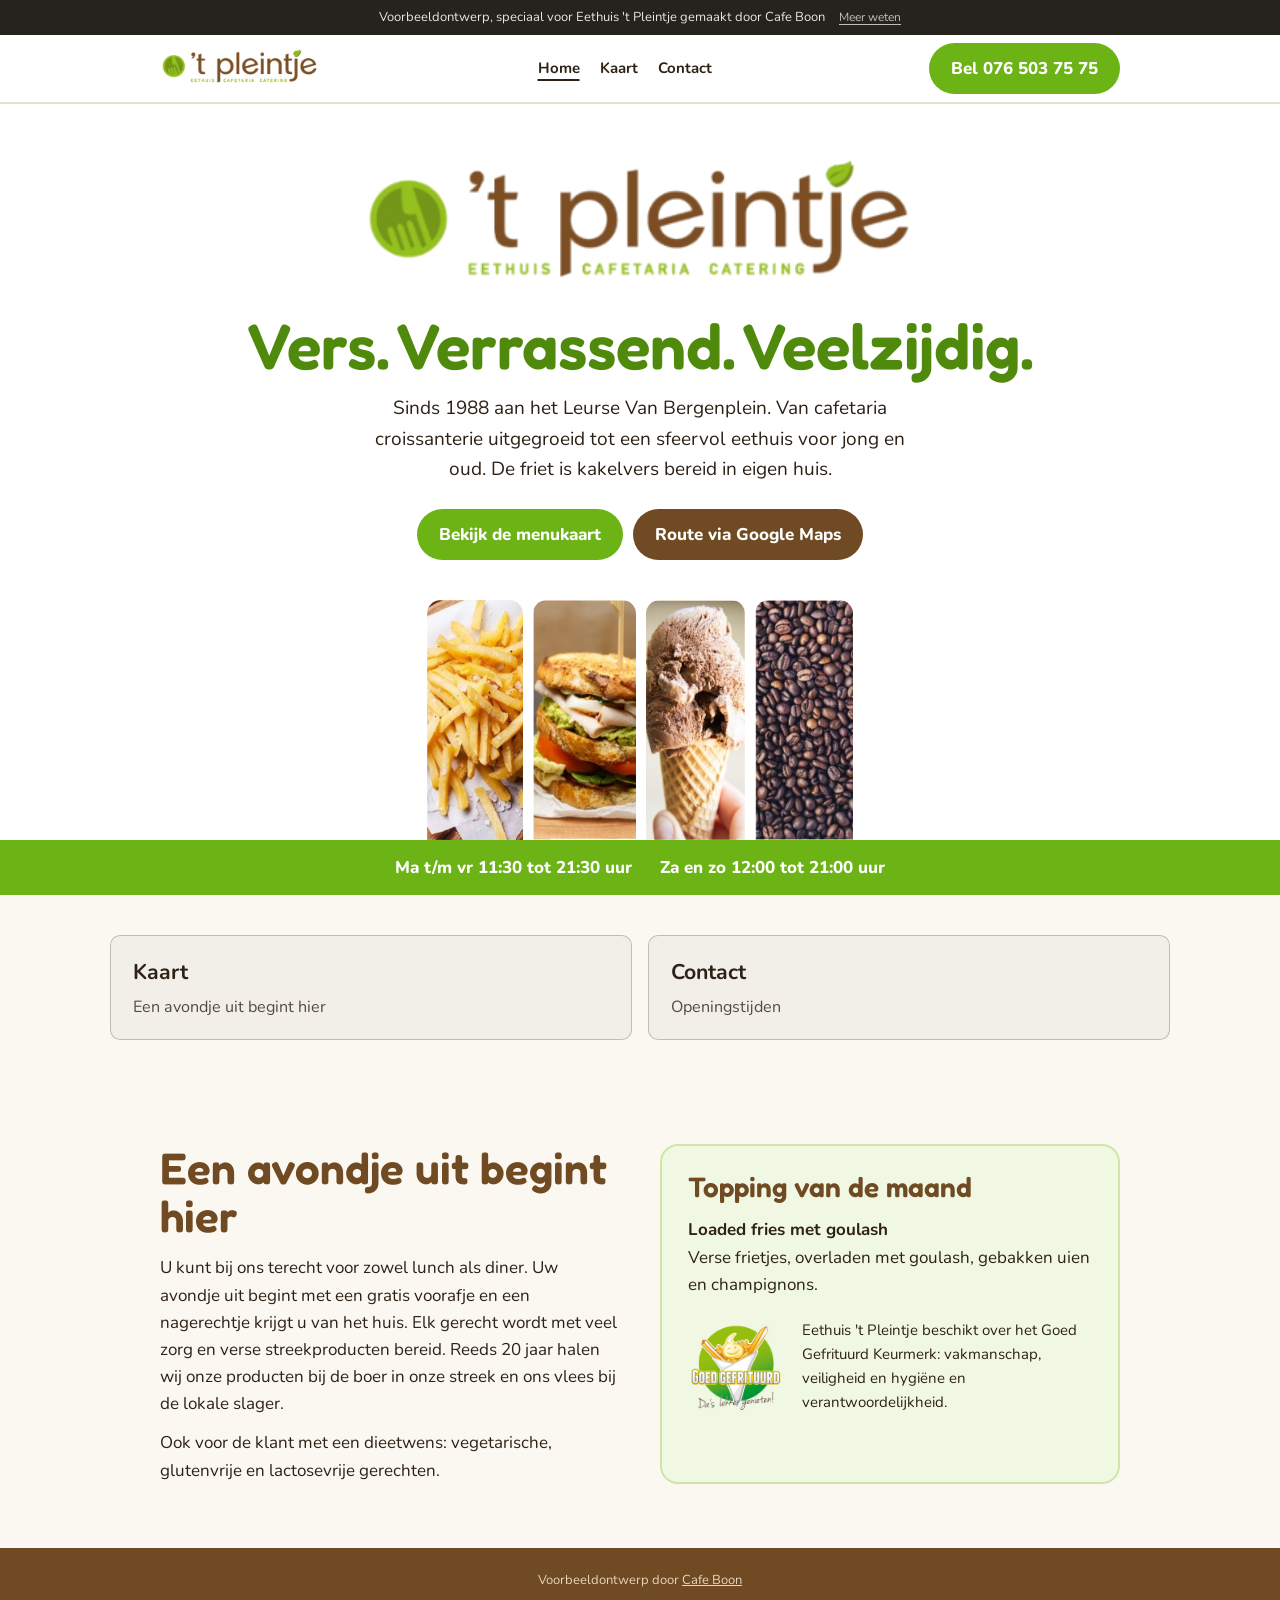
<file: index.html>
<!doctype html>
<html lang="nl">
<head>
<meta charset="utf-8">
<meta name="viewport" content="width=device-width,initial-scale=1">
<title>Eethuis 't Pleintje | Lunch, diner en afhalen in Etten-Leur</title>
<meta name="description" content="Eethuis 't Pleintje aan het Van Bergenplein in Etten-Leur. Eethuis, cafetaria en catering sinds 1988, met de complete menukaart met prijzen en de openingstijden.">
<meta name="robots" content="noindex">
<meta property="og:title" content="Eethuis 't Pleintje, Etten-Leur">
<meta property="og:description" content="Vers. Verrassend. Veelzijdig. Eethuis, cafetaria en catering aan het Van Bergenplein.">
<meta property="og:image" content="https://eethuishetpleintje.cafeboon.com/images/og.jpg">
<link rel="icon" href="images/favicon.png">
<link rel="preconnect" href="https://fonts.googleapis.com"><link rel="preconnect" href="https://fonts.gstatic.com" crossorigin>
<link href="https://fonts.googleapis.com/css2?family=Fredoka:wght@500;600&family=Nunito:wght@400;700;800&display=swap" rel="stylesheet">
<link rel="stylesheet" href="style.css">
</head>
<body>
<div class="vb-banner" role="note"><span>Voorbeeldontwerp, speciaal voor Eethuis 't Pleintje gemaakt door Cafe Boon</span><a href="https://cafeboon.com">Meer weten</a></div>
<div class="top"><div class="in"><a href="index.html"><img alt="'t Pleintje, eethuis, cafetaria, catering" height="42" src="images/logo.png" width="160"/></a>
<nav><a aria-current="page" href="index.html">Home</a><a href="aanbod.html">Kaart</a><a href="contact.html">Contact</a></nav>
<a class="btn" href="tel:+31765037575">Bel 076 503 75 75</a></div></div>
<div aria-label="Pagina's" class="sn-bar" role="navigation"><a aria-current="page" class="sn-link" href="index.html">Home</a><a class="sn-link" href="aanbod.html">Kaart</a><a class="sn-link" href="contact.html">Contact</a></div>
<div class="hero">
<img alt="'t Pleintje" class="logo" height="147" src="images/logo.png" width="560"/>
<h1>Vers. Verrassend. Veelzijdig.</h1>
<p>Sinds 1988 aan het Leurse Van Bergenplein. Van cafetaria croissanterie uitgegroeid tot een sfeervol eethuis voor jong en oud. De friet is kakelvers bereid in eigen huis.</p>
<div class="btns"><a class="btn" href="aanbod.html#menukaart">Bekijk de menukaart</a><a class="btn b" href="https://www.google.com/maps/search/?api=1&amp;query=Van+Bergenplein+14+4871+CE+Etten-Leur">Route via Google Maps</a></div>
<div class="pics"><img alt="Verse friet" height="301" src="images/p-friet.jpg" width="121"/><img alt="Broodje" height="306" src="images/p-burger.jpg" width="131"/><img alt="Softijs" height="300" src="images/p-ijs.jpg" width="124"/><img alt="Koffiebonen" height="297" src="images/p-koffie.jpg" width="122"/></div>
</div>
<div class="open"><span>Ma t/m vr 11:30 tot 21:30 uur</span><span>Za en zo 12:00 tot 21:00 uur</span></div>
<div class="sn-cards"><a class="sn-card" href="aanbod.html"><strong>Kaart</strong><span>Een avondje uit begint hier</span></a><a class="sn-card" href="contact.html"><strong>Contact</strong><span>Openingstijden</span></a></div>
<section class="s"><div class="wrap two">
<div>
<h2>Een avondje uit begint hier</h2>
<p>U kunt bij ons terecht voor zowel lunch als diner. Uw avondje uit begint met een gratis voorafje en een nagerechtje krijgt u van het huis. Elk gerecht wordt met veel zorg en verse streekproducten bereid. Reeds 20 jaar halen wij onze producten bij de boer in onze streek en ons vlees bij de lokale slager.</p>
<p style="margin-top:12px">Ook voor de klant met een dieetwens: vegetarische, glutenvrije en lactosevrije gerechten.</p>
</div>
<div class="box g">
<h2 style="font-size:28px">Topping van de maand</h2>
<p><b>Loaded fries met goulash</b><br/>Verse frietjes, overladen met goulash, gebakken uien en champignons.</p>
<div class="keur" style="margin-top:20px"><img alt="Goed Gefrituurd keurmerk" height="96" src="images/keurmerk.png" width="96"/><p style="font-size:15px">Eethuis 't Pleintje beschikt over het Goed Gefrituurd Keurmerk: vakmanschap, veiligheid en hygiëne en verantwoordelijkheid.</p></div>
</div>
</div></section>
<footer>Voorbeeldontwerp door <a href="https://cafeboon.com">Cafe Boon</a></footer>
</body></html>
</file>
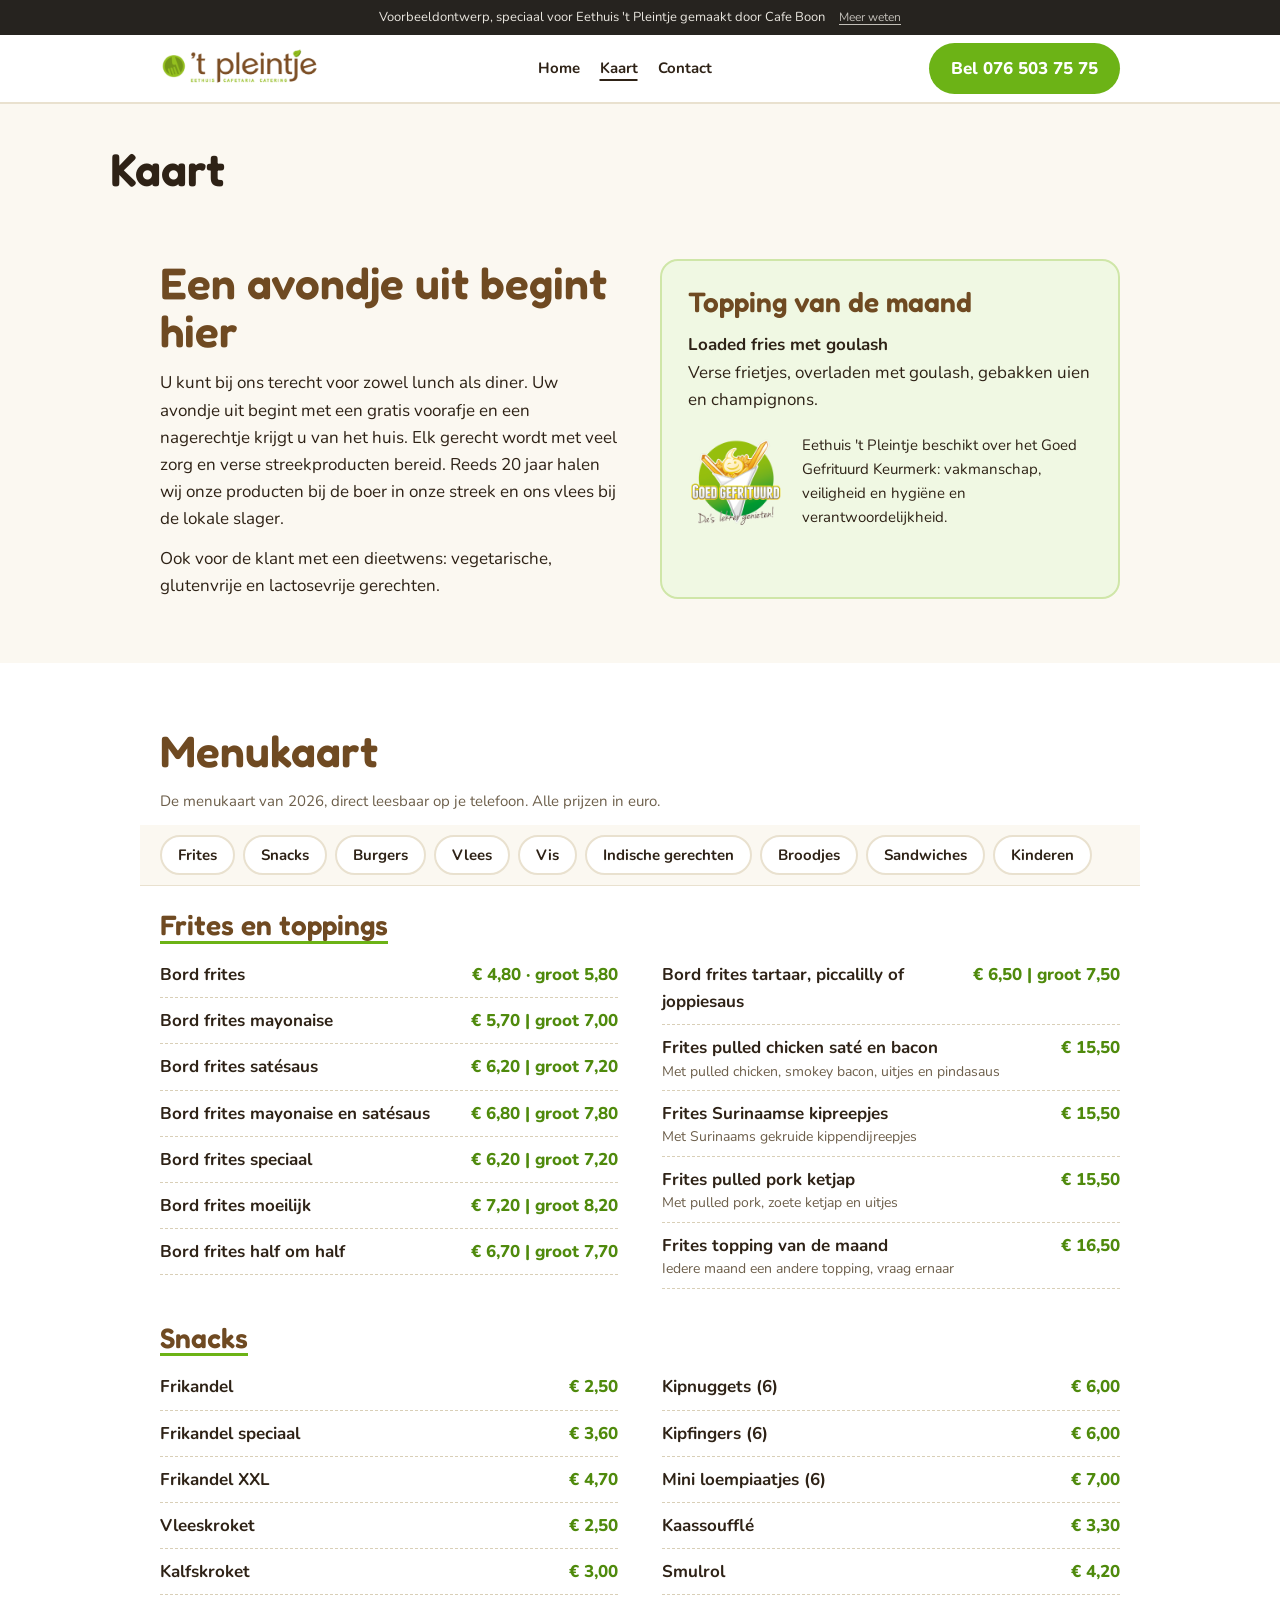
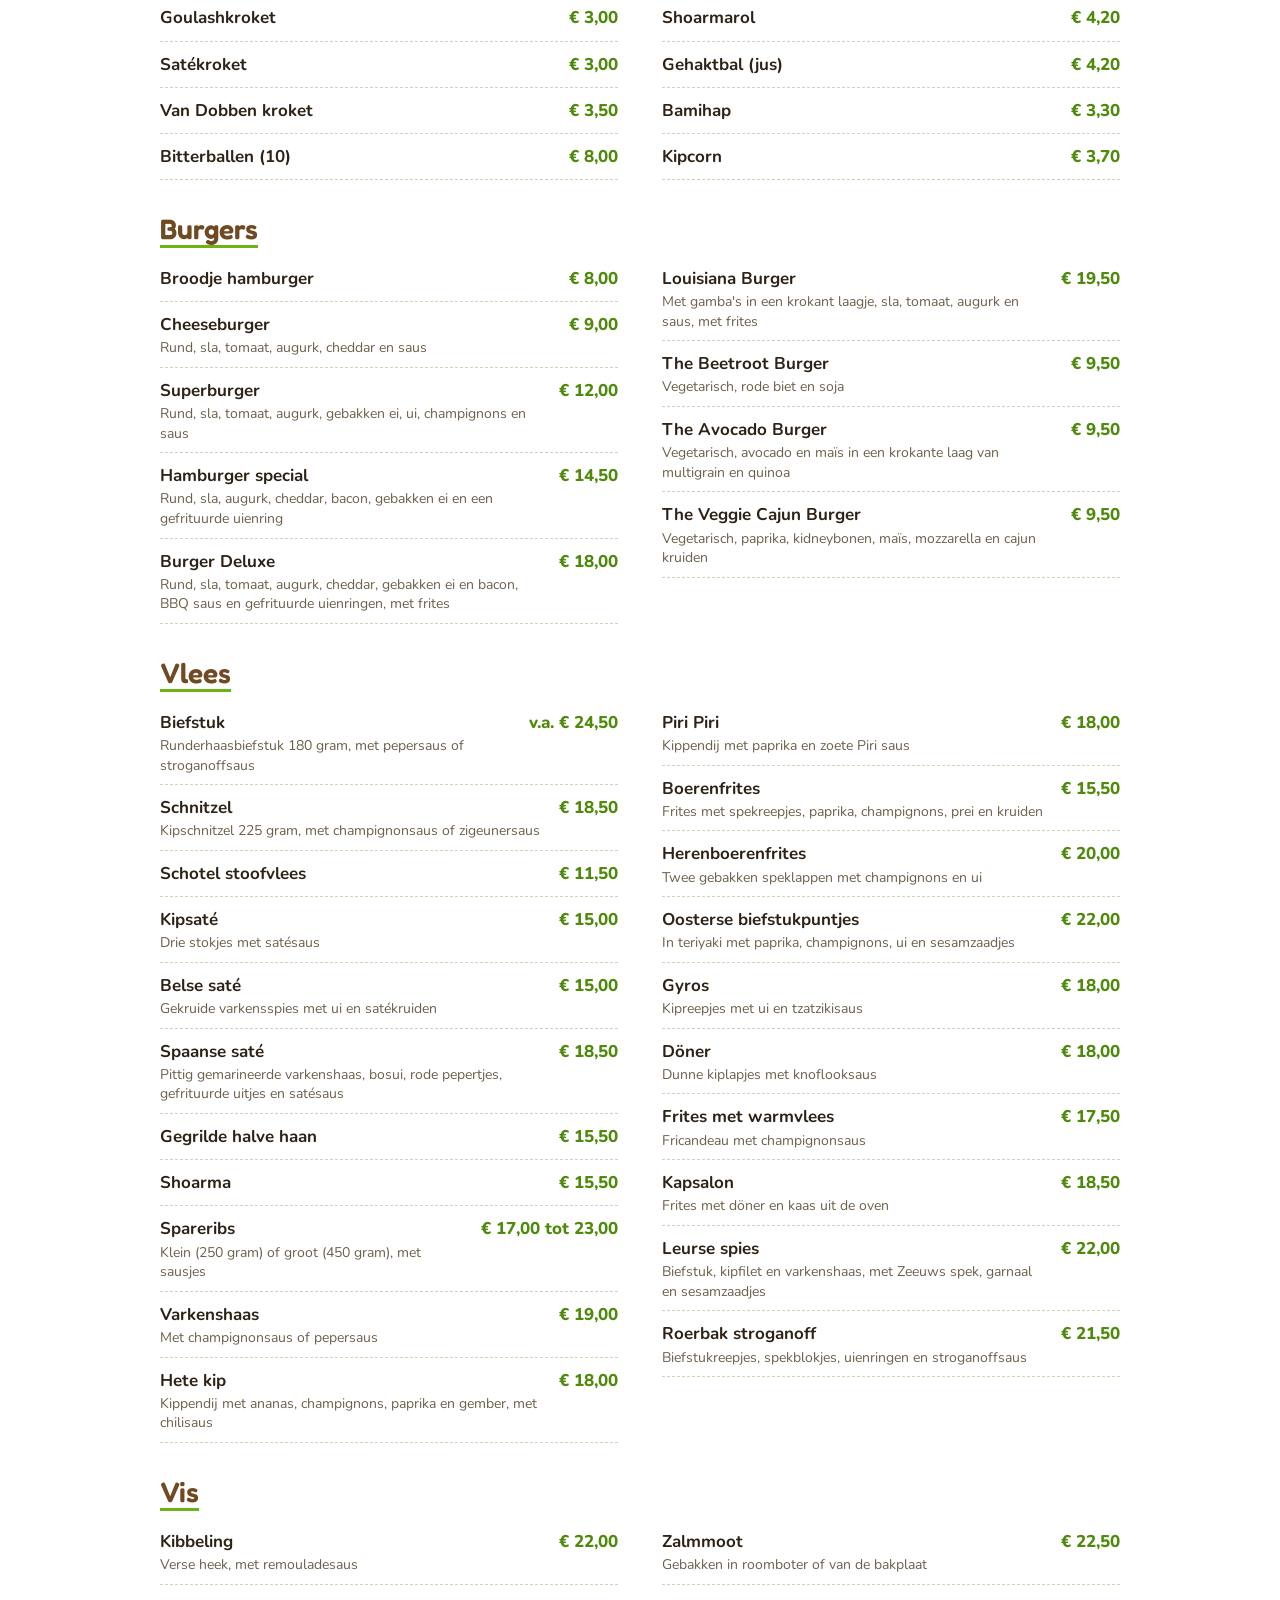
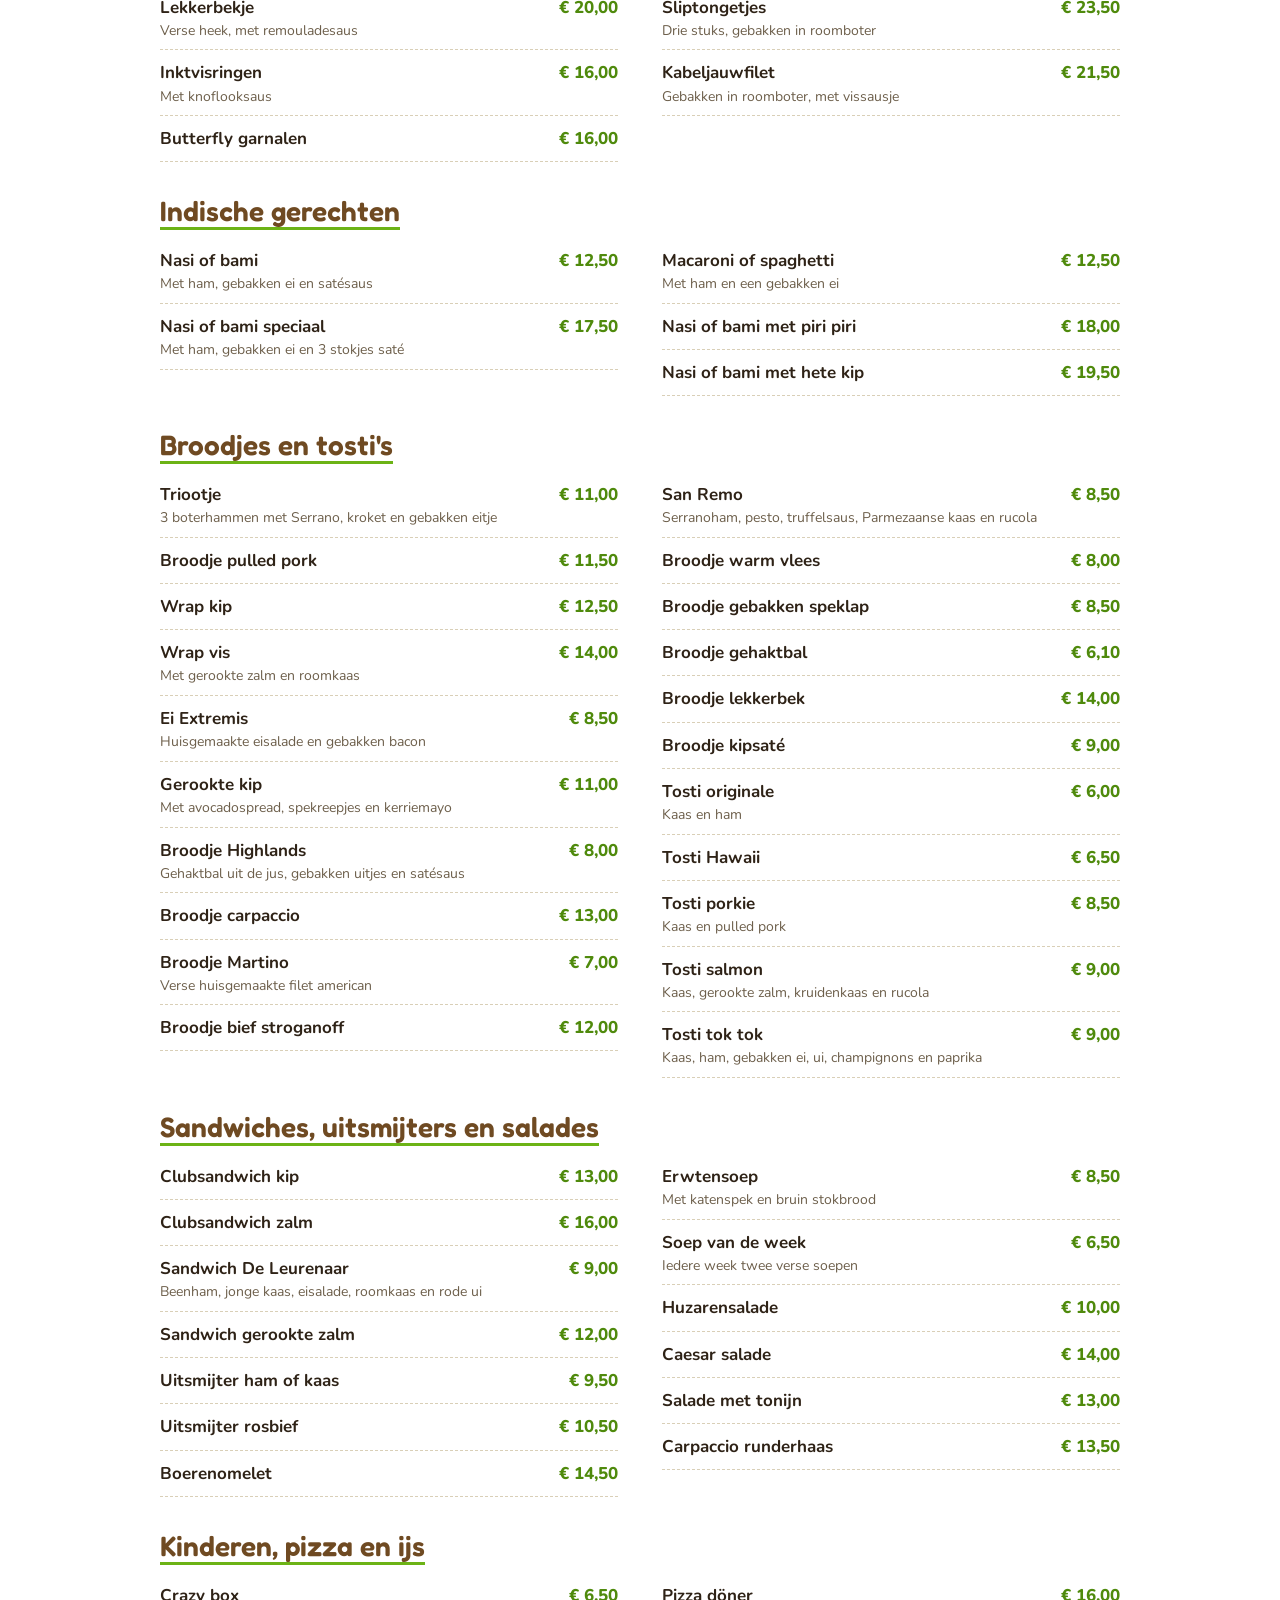
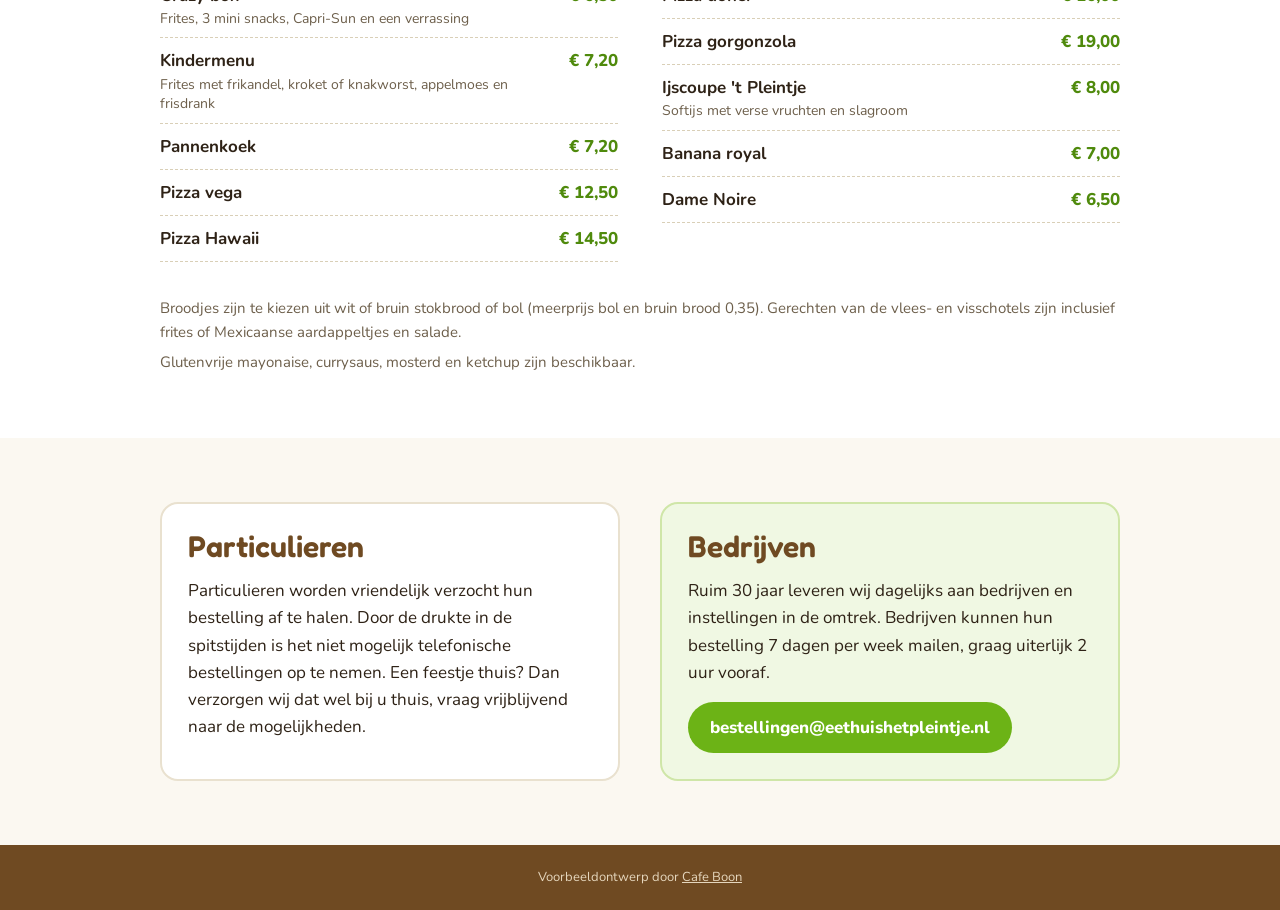
<file: aanbod.html>
<!doctype html>
<html lang="nl">
<head>
<meta charset="utf-8">
<meta name="viewport" content="width=device-width,initial-scale=1">
<title>Kaart | Eethuis 't Pleintje</title>
<meta name="description" content="Eethuis 't Pleintje aan het Van Bergenplein in Etten-Leur. Eethuis, cafetaria en catering sinds 1988, met de complete menukaart met prijzen en de openingstijden.">
<meta name="robots" content="noindex">
<meta property="og:title" content="Eethuis 't Pleintje, Etten-Leur">
<meta property="og:description" content="Vers. Verrassend. Veelzijdig. Eethuis, cafetaria en catering aan het Van Bergenplein.">
<meta property="og:image" content="https://eethuishetpleintje.cafeboon.com/images/og.jpg">
<link rel="icon" href="images/favicon.png">
<link rel="preconnect" href="https://fonts.googleapis.com"><link rel="preconnect" href="https://fonts.gstatic.com" crossorigin>
<link href="https://fonts.googleapis.com/css2?family=Fredoka:wght@500;600&family=Nunito:wght@400;700;800&display=swap" rel="stylesheet">
<link rel="stylesheet" href="style.css">
</head>
<body>
<div class="vb-banner" role="note"><span>Voorbeeldontwerp, speciaal voor Eethuis 't Pleintje gemaakt door Cafe Boon</span><a href="https://cafeboon.com">Meer weten</a></div>
<div class="top"><div class="in"><a href="index.html"><img alt="'t Pleintje, eethuis, cafetaria, catering" height="42" src="images/logo.png" width="160"/></a>
<nav><a href="index.html">Home</a><a aria-current="page" href="aanbod.html">Kaart</a><a href="contact.html">Contact</a></nav>
<a class="btn" href="tel:+31765037575">Bel 076 503 75 75</a></div></div>
<div aria-label="Pagina's" class="sn-bar" role="navigation"><a class="sn-link" href="index.html">Home</a><a aria-current="page" class="sn-link" href="aanbod.html">Kaart</a><a class="sn-link" href="contact.html">Contact</a></div>
<div class="sn-head"><h1>Kaart</h1></div>
<section class="s"><div class="wrap two">
<div>
<h2>Een avondje uit begint hier</h2>
<p>U kunt bij ons terecht voor zowel lunch als diner. Uw avondje uit begint met een gratis voorafje en een nagerechtje krijgt u van het huis. Elk gerecht wordt met veel zorg en verse streekproducten bereid. Reeds 20 jaar halen wij onze producten bij de boer in onze streek en ons vlees bij de lokale slager.</p>
<p style="margin-top:12px">Ook voor de klant met een dieetwens: vegetarische, glutenvrije en lactosevrije gerechten.</p>
</div>
<div class="box g">
<h2 style="font-size:28px">Topping van de maand</h2>
<p><b>Loaded fries met goulash</b><br/>Verse frietjes, overladen met goulash, gebakken uien en champignons.</p>
<div class="keur" style="margin-top:20px"><img alt="Goed Gefrituurd keurmerk" height="96" src="images/keurmerk.png" width="96"/><p style="font-size:15px">Eethuis 't Pleintje beschikt over het Goed Gefrituurd Keurmerk: vakmanschap, veiligheid en hygiëne en verantwoordelijkheid.</p></div>
</div>
</div></section>
<section class="s" id="menukaart" style="background:#fff"><div class="wrap">
<h2>Menukaart</h2>
<p class="note" style="margin-bottom:12px">De menukaart van 2026, direct leesbaar op je telefoon. Alle prijzen in euro.</p>
<div class="tabs">
<a href="aanbod.html#friet">Frites</a><a href="aanbod.html#snacks">Snacks</a><a href="aanbod.html#burgers">Burgers</a><a href="aanbod.html#vlees">Vlees</a><a href="aanbod.html#vis">Vis</a><a href="aanbod.html#indisch">Indische gerechten</a><a href="aanbod.html#broodjes">Broodjes</a><a href="aanbod.html#lunch">Sandwiches</a><a href="aanbod.html#kids">Kinderen</a></div>
<section class="cat" id="friet"><h3>Frites en toppings</h3><ul><li><div><b>Bord frites</b></div><span>€ 4,80 · groot 5,80</span></li><li><div><b>Bord frites mayonaise</b></div><span>€ 5,70 | groot 7,00</span></li><li><div><b>Bord frites satésaus</b></div><span>€ 6,20 | groot 7,20</span></li><li><div><b>Bord frites mayonaise en satésaus</b></div><span>€ 6,80 | groot 7,80</span></li><li><div><b>Bord frites speciaal</b></div><span>€ 6,20 | groot 7,20</span></li><li><div><b>Bord frites moeilijk</b></div><span>€ 7,20 | groot 8,20</span></li><li><div><b>Bord frites half om half</b></div><span>€ 6,70 | groot 7,70</span></li><li><div><b>Bord frites tartaar, piccalilly of joppiesaus</b></div><span>€ 6,50 | groot 7,50</span></li><li><div><b>Frites pulled chicken saté en bacon</b><small>Met pulled chicken, smokey bacon, uitjes en pindasaus</small></div><span>€ 15,50</span></li><li><div><b>Frites Surinaamse kipreepjes</b><small>Met Surinaams gekruide kippendijreepjes</small></div><span>€ 15,50</span></li><li><div><b>Frites pulled pork ketjap</b><small>Met pulled pork, zoete ketjap en uitjes</small></div><span>€ 15,50</span></li><li><div><b>Frites topping van de maand</b><small>Iedere maand een andere topping, vraag ernaar</small></div><span>€ 16,50</span></li></ul></section>
<section class="cat" id="snacks"><h3>Snacks</h3><ul><li><div><b>Frikandel</b></div><span>€ 2,50</span></li><li><div><b>Frikandel speciaal</b></div><span>€ 3,60</span></li><li><div><b>Frikandel XXL</b></div><span>€ 4,70</span></li><li><div><b>Vleeskroket</b></div><span>€ 2,50</span></li><li><div><b>Kalfskroket</b></div><span>€ 3,00</span></li><li><div><b>Goulashkroket</b></div><span>€ 3,00</span></li><li><div><b>Satékroket</b></div><span>€ 3,00</span></li><li><div><b>Van Dobben kroket</b></div><span>€ 3,50</span></li><li><div><b>Bitterballen (10)</b></div><span>€ 8,00</span></li><li><div><b>Kipnuggets (6)</b></div><span>€ 6,00</span></li><li><div><b>Kipfingers (6)</b></div><span>€ 6,00</span></li><li><div><b>Mini loempiaatjes (6)</b></div><span>€ 7,00</span></li><li><div><b>Kaassoufflé</b></div><span>€ 3,30</span></li><li><div><b>Smulrol</b></div><span>€ 4,20</span></li><li><div><b>Shoarmarol</b></div><span>€ 4,20</span></li><li><div><b>Gehaktbal (jus)</b></div><span>€ 4,20</span></li><li><div><b>Bamihap</b></div><span>€ 3,30</span></li><li><div><b>Kipcorn</b></div><span>€ 3,70</span></li></ul></section>
<section class="cat" id="burgers"><h3>Burgers</h3><ul><li><div><b>Broodje hamburger</b></div><span>€ 8,00</span></li><li><div><b>Cheeseburger</b><small>Rund, sla, tomaat, augurk, cheddar en saus</small></div><span>€ 9,00</span></li><li><div><b>Superburger</b><small>Rund, sla, tomaat, augurk, gebakken ei, ui, champignons en saus</small></div><span>€ 12,00</span></li><li><div><b>Hamburger special</b><small>Rund, sla, augurk, cheddar, bacon, gebakken ei en een gefrituurde uienring</small></div><span>€ 14,50</span></li><li><div><b>Burger Deluxe</b><small>Rund, sla, tomaat, augurk, cheddar, gebakken ei en bacon, BBQ saus en gefrituurde uienringen, met frites</small></div><span>€ 18,00</span></li><li><div><b>Louisiana Burger</b><small>Met gamba's in een krokant laagje, sla, tomaat, augurk en saus, met frites</small></div><span>€ 19,50</span></li><li><div><b>The Beetroot Burger</b><small>Vegetarisch, rode biet en soja</small></div><span>€ 9,50</span></li><li><div><b>The Avocado Burger</b><small>Vegetarisch, avocado en maïs in een krokante laag van multigrain en quinoa</small></div><span>€ 9,50</span></li><li><div><b>The Veggie Cajun Burger</b><small>Vegetarisch, paprika, kidneybonen, maïs, mozzarella en cajun kruiden</small></div><span>€ 9,50</span></li></ul></section>
<section class="cat" id="vlees"><h3>Vlees</h3><ul><li><div><b>Biefstuk</b><small>Runderhaasbiefstuk 180 gram, met pepersaus of stroganoffsaus</small></div><span>v.a. € 24,50</span></li><li><div><b>Schnitzel</b><small>Kipschnitzel 225 gram, met champignonsaus of zigeunersaus</small></div><span>€ 18,50</span></li><li><div><b>Schotel stoofvlees</b></div><span>€ 11,50</span></li><li><div><b>Kipsaté</b><small>Drie stokjes met satésaus</small></div><span>€ 15,00</span></li><li><div><b>Belse saté</b><small>Gekruide varkensspies met ui en satékruiden</small></div><span>€ 15,00</span></li><li><div><b>Spaanse saté</b><small>Pittig gemarineerde varkenshaas, bosui, rode pepertjes, gefrituurde uitjes en satésaus</small></div><span>€ 18,50</span></li><li><div><b>Gegrilde halve haan</b></div><span>€ 15,50</span></li><li><div><b>Shoarma</b></div><span>€ 15,50</span></li><li><div><b>Spareribs</b><small>Klein (250 gram) of groot (450 gram), met sausjes</small></div><span>€ 17,00 tot 23,00</span></li><li><div><b>Varkenshaas</b><small>Met champignonsaus of pepersaus</small></div><span>€ 19,00</span></li><li><div><b>Hete kip</b><small>Kippendij met ananas, champignons, paprika en gember, met chilisaus</small></div><span>€ 18,00</span></li><li><div><b>Piri Piri</b><small>Kippendij met paprika en zoete Piri saus</small></div><span>€ 18,00</span></li><li><div><b>Boerenfrites</b><small>Frites met spekreepjes, paprika, champignons, prei en kruiden</small></div><span>€ 15,50</span></li><li><div><b>Herenboerenfrites</b><small>Twee gebakken speklappen met champignons en ui</small></div><span>€ 20,00</span></li><li><div><b>Oosterse biefstukpuntjes</b><small>In teriyaki met paprika, champignons, ui en sesamzaadjes</small></div><span>€ 22,00</span></li><li><div><b>Gyros</b><small>Kipreepjes met ui en tzatzikisaus</small></div><span>€ 18,00</span></li><li><div><b>Döner</b><small>Dunne kiplapjes met knoflooksaus</small></div><span>€ 18,00</span></li><li><div><b>Frites met warmvlees</b><small>Fricandeau met champignonsaus</small></div><span>€ 17,50</span></li><li><div><b>Kapsalon</b><small>Frites met döner en kaas uit de oven</small></div><span>€ 18,50</span></li><li><div><b>Leurse spies</b><small>Biefstuk, kipfilet en varkenshaas, met Zeeuws spek, garnaal en sesamzaadjes</small></div><span>€ 22,00</span></li><li><div><b>Roerbak stroganoff</b><small>Biefstukreepjes, spekblokjes, uienringen en stroganoffsaus</small></div><span>€ 21,50</span></li></ul></section>
<section class="cat" id="vis"><h3>Vis</h3><ul><li><div><b>Kibbeling</b><small>Verse heek, met remouladesaus</small></div><span>€ 22,00</span></li><li><div><b>Lekkerbekje</b><small>Verse heek, met remouladesaus</small></div><span>€ 20,00</span></li><li><div><b>Inktvisringen</b><small>Met knoflooksaus</small></div><span>€ 16,00</span></li><li><div><b>Butterfly garnalen</b></div><span>€ 16,00</span></li><li><div><b>Zalmmoot</b><small>Gebakken in roomboter of van de bakplaat</small></div><span>€ 22,50</span></li><li><div><b>Sliptongetjes</b><small>Drie stuks, gebakken in roomboter</small></div><span>€ 23,50</span></li><li><div><b>Kabeljauwfilet</b><small>Gebakken in roomboter, met vissausje</small></div><span>€ 21,50</span></li></ul></section>
<section class="cat" id="indisch"><h3>Indische gerechten</h3><ul><li><div><b>Nasi of bami</b><small>Met ham, gebakken ei en satésaus</small></div><span>€ 12,50</span></li><li><div><b>Nasi of bami speciaal</b><small>Met ham, gebakken ei en 3 stokjes saté</small></div><span>€ 17,50</span></li><li><div><b>Macaroni of spaghetti</b><small>Met ham en een gebakken ei</small></div><span>€ 12,50</span></li><li><div><b>Nasi of bami met piri piri</b></div><span>€ 18,00</span></li><li><div><b>Nasi of bami met hete kip</b></div><span>€ 19,50</span></li></ul></section>
<section class="cat" id="broodjes"><h3>Broodjes en tosti's</h3><ul><li><div><b>Triootje</b><small>3 boterhammen met Serrano, kroket en gebakken eitje</small></div><span>€ 11,00</span></li><li><div><b>Broodje pulled pork</b></div><span>€ 11,50</span></li><li><div><b>Wrap kip</b></div><span>€ 12,50</span></li><li><div><b>Wrap vis</b><small>Met gerookte zalm en roomkaas</small></div><span>€ 14,00</span></li><li><div><b>Ei Extremis</b><small>Huisgemaakte eisalade en gebakken bacon</small></div><span>€ 8,50</span></li><li><div><b>Gerookte kip</b><small>Met avocadospread, spekreepjes en kerriemayo</small></div><span>€ 11,00</span></li><li><div><b>Broodje Highlands</b><small>Gehaktbal uit de jus, gebakken uitjes en satésaus</small></div><span>€ 8,00</span></li><li><div><b>Broodje carpaccio</b></div><span>€ 13,00</span></li><li><div><b>Broodje Martino</b><small>Verse huisgemaakte filet american</small></div><span>€ 7,00</span></li><li><div><b>Broodje bief stroganoff</b></div><span>€ 12,00</span></li><li><div><b>San Remo</b><small>Serranoham, pesto, truffelsaus, Parmezaanse kaas en rucola</small></div><span>€ 8,50</span></li><li><div><b>Broodje warm vlees</b></div><span>€ 8,00</span></li><li><div><b>Broodje gebakken speklap</b></div><span>€ 8,50</span></li><li><div><b>Broodje gehaktbal</b></div><span>€ 6,10</span></li><li><div><b>Broodje lekkerbek</b></div><span>€ 14,00</span></li><li><div><b>Broodje kipsaté</b></div><span>€ 9,00</span></li><li><div><b>Tosti originale</b><small>Kaas en ham</small></div><span>€ 6,00</span></li><li><div><b>Tosti Hawaii</b></div><span>€ 6,50</span></li><li><div><b>Tosti porkie</b><small>Kaas en pulled pork</small></div><span>€ 8,50</span></li><li><div><b>Tosti salmon</b><small>Kaas, gerookte zalm, kruidenkaas en rucola</small></div><span>€ 9,00</span></li><li><div><b>Tosti tok tok</b><small>Kaas, ham, gebakken ei, ui, champignons en paprika</small></div><span>€ 9,00</span></li></ul></section>
<section class="cat" id="lunch"><h3>Sandwiches, uitsmijters en salades</h3><ul><li><div><b>Clubsandwich kip</b></div><span>€ 13,00</span></li><li><div><b>Clubsandwich zalm</b></div><span>€ 16,00</span></li><li><div><b>Sandwich De Leurenaar</b><small>Beenham, jonge kaas, eisalade, roomkaas en rode ui</small></div><span>€ 9,00</span></li><li><div><b>Sandwich gerookte zalm</b></div><span>€ 12,00</span></li><li><div><b>Uitsmijter ham of kaas</b></div><span>€ 9,50</span></li><li><div><b>Uitsmijter rosbief</b></div><span>€ 10,50</span></li><li><div><b>Boerenomelet</b></div><span>€ 14,50</span></li><li><div><b>Erwtensoep</b><small>Met katenspek en bruin stokbrood</small></div><span>€ 8,50</span></li><li><div><b>Soep van de week</b><small>Iedere week twee verse soepen</small></div><span>€ 6,50</span></li><li><div><b>Huzarensalade</b></div><span>€ 10,00</span></li><li><div><b>Caesar salade</b></div><span>€ 14,00</span></li><li><div><b>Salade met tonijn</b></div><span>€ 13,00</span></li><li><div><b>Carpaccio runderhaas</b></div><span>€ 13,50</span></li></ul></section>
<section class="cat" id="kids"><h3>Kinderen, pizza en ijs</h3><ul><li><div><b>Crazy box</b><small>Frites, 3 mini snacks, Capri-Sun en een verrassing</small></div><span>€ 6,50</span></li><li><div><b>Kindermenu</b><small>Frites met frikandel, kroket of knakworst, appelmoes en frisdrank</small></div><span>€ 7,20</span></li><li><div><b>Pannenkoek</b></div><span>€ 7,20</span></li><li><div><b>Pizza vega</b></div><span>€ 12,50</span></li><li><div><b>Pizza Hawaii</b></div><span>€ 14,50</span></li><li><div><b>Pizza döner</b></div><span>€ 16,00</span></li><li><div><b>Pizza gorgonzola</b></div><span>€ 19,00</span></li><li><div><b>Ijscoupe 't Pleintje</b><small>Softijs met verse vruchten en slagroom</small></div><span>€ 8,00</span></li><li><div><b>Banana royal</b></div><span>€ 7,00</span></li><li><div><b>Dame Noire</b></div><span>€ 6,50</span></li></ul></section><p class="note">Broodjes zijn te kiezen uit wit of bruin stokbrood of bol (meerprijs bol en bruin brood 0,35). Gerechten van de vlees- en visschotels zijn inclusief frites of Mexicaanse aardappeltjes en salade.</p>
<p class="note">Glutenvrije mayonaise, currysaus, mosterd en ketchup zijn beschikbaar.</p>
</div></section>
<section class="s" id="bestellen"><div class="wrap two">
<div class="box">
<h2 style="font-size:30px">Particulieren</h2>
<p>Particulieren worden vriendelijk verzocht hun bestelling af te halen. Door de drukte in de spitstijden is het niet mogelijk telefonische bestellingen op te nemen. Een feestje thuis? Dan verzorgen wij dat wel bij u thuis, vraag vrijblijvend naar de mogelijkheden.</p>
</div>
<div class="box g">
<h2 style="font-size:30px">Bedrijven</h2>
<p>Ruim 30 jaar leveren wij dagelijks aan bedrijven en instellingen in de omtrek. Bedrijven kunnen hun bestelling 7 dagen per week mailen, graag uiterlijk 2 uur vooraf.</p>
<p style="margin-top:16px"><a class="btn" href="mailto:bestellingen@eethuishetpleintje.nl">bestellingen@eethuishetpleintje.nl</a></p>
</div>
</div></section>
<footer>Voorbeeldontwerp door <a href="https://cafeboon.com">Cafe Boon</a></footer>
</body></html>
</file>
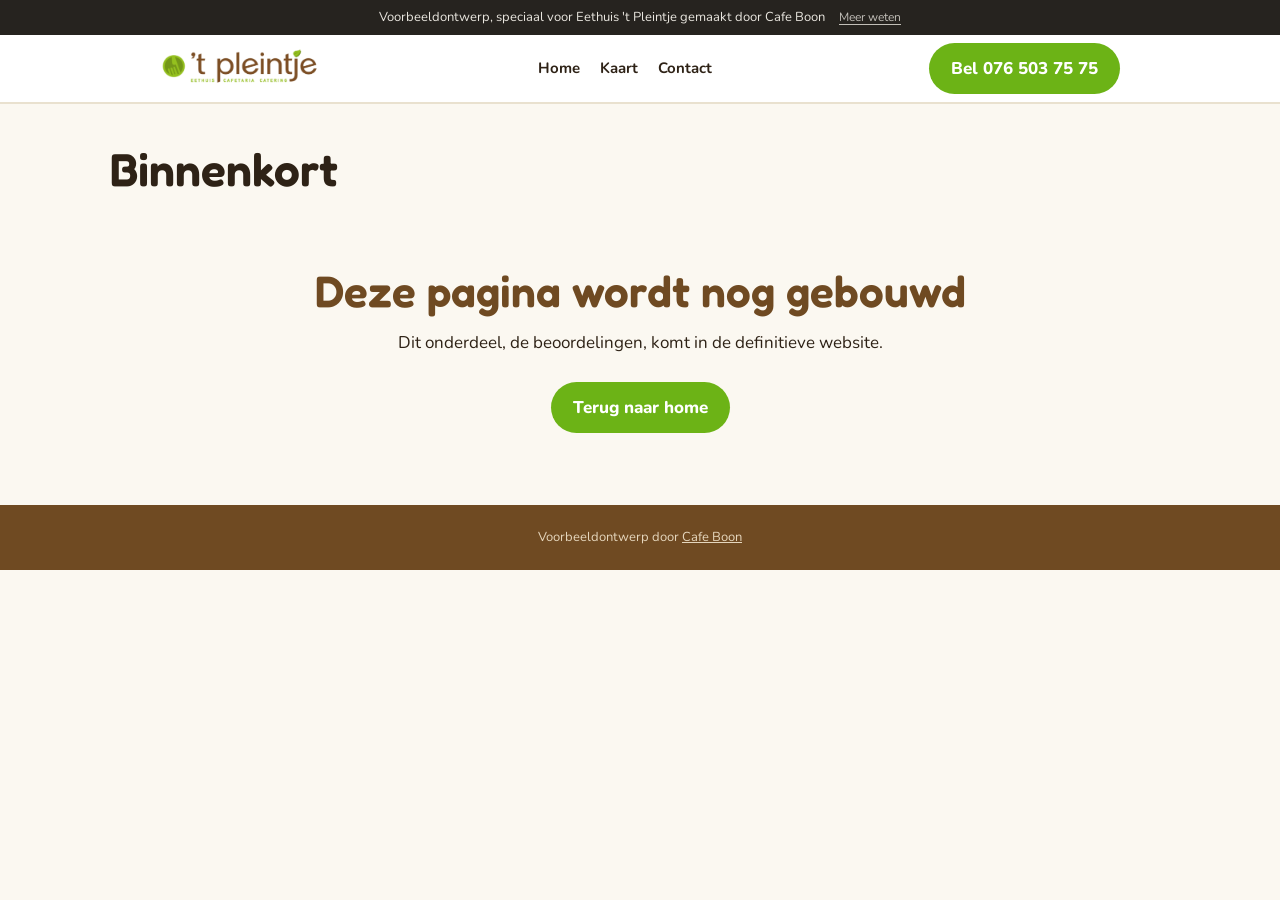
<file: binnenkort.html>
<!doctype html>
<html lang="nl">
<head>
<meta charset="utf-8">
<meta name="viewport" content="width=device-width,initial-scale=1">
<title>Binnenkort | Eethuis 't Pleintje</title>
<meta name="description" content="Eethuis 't Pleintje aan het Van Bergenplein in Etten-Leur. Eethuis, cafetaria en catering sinds 1988, met de complete menukaart met prijzen en de openingstijden.">
<meta name="robots" content="noindex">
<meta property="og:title" content="Eethuis 't Pleintje, Etten-Leur">
<meta property="og:description" content="Vers. Verrassend. Veelzijdig. Eethuis, cafetaria en catering aan het Van Bergenplein.">
<meta property="og:image" content="https://eethuishetpleintje.cafeboon.com/images/og.jpg">
<link rel="icon" href="images/favicon.png">
<link rel="preconnect" href="https://fonts.googleapis.com"><link rel="preconnect" href="https://fonts.gstatic.com" crossorigin>
<link href="https://fonts.googleapis.com/css2?family=Fredoka:wght@500;600&family=Nunito:wght@400;700;800&display=swap" rel="stylesheet">
<link rel="stylesheet" href="style.css">
</head>
<body>
<div class="vb-banner" role="note"><span>Voorbeeldontwerp, speciaal voor Eethuis 't Pleintje gemaakt door Cafe Boon</span><a href="https://cafeboon.com">Meer weten</a></div>
<div class="top"><div class="in"><a href="index.html"><img alt="'t Pleintje, eethuis, cafetaria, catering" height="42" src="images/logo.png" width="160"/></a>
<nav><a href="index.html">Home</a><a href="aanbod.html">Kaart</a><a href="contact.html">Contact</a></nav>
<a class="btn" href="tel:+31765037575">Bel 076 503 75 75</a></div></div>
<div aria-label="Pagina's" class="sn-bar" role="navigation"><a class="sn-link" href="index.html">Home</a><a class="sn-link" href="aanbod.html">Kaart</a><a class="sn-link" href="contact.html">Contact</a></div>
<div class="sn-head"><h1>Binnenkort</h1></div>
<section class="binnenkort"><div class="wrap" style="padding:72px 0;text-align:center"><h2>Deze pagina wordt nog gebouwd</h2><p style="max-width:34em;margin:14px auto 26px">Dit onderdeel, de beoordelingen, komt in de definitieve website.</p><p><a class="btn" href="index.html">Terug naar home</a></p></div></section>
<footer>Voorbeeldontwerp door <a href="https://cafeboon.com">Cafe Boon</a></footer>
</body></html>
</body></html>
</file>
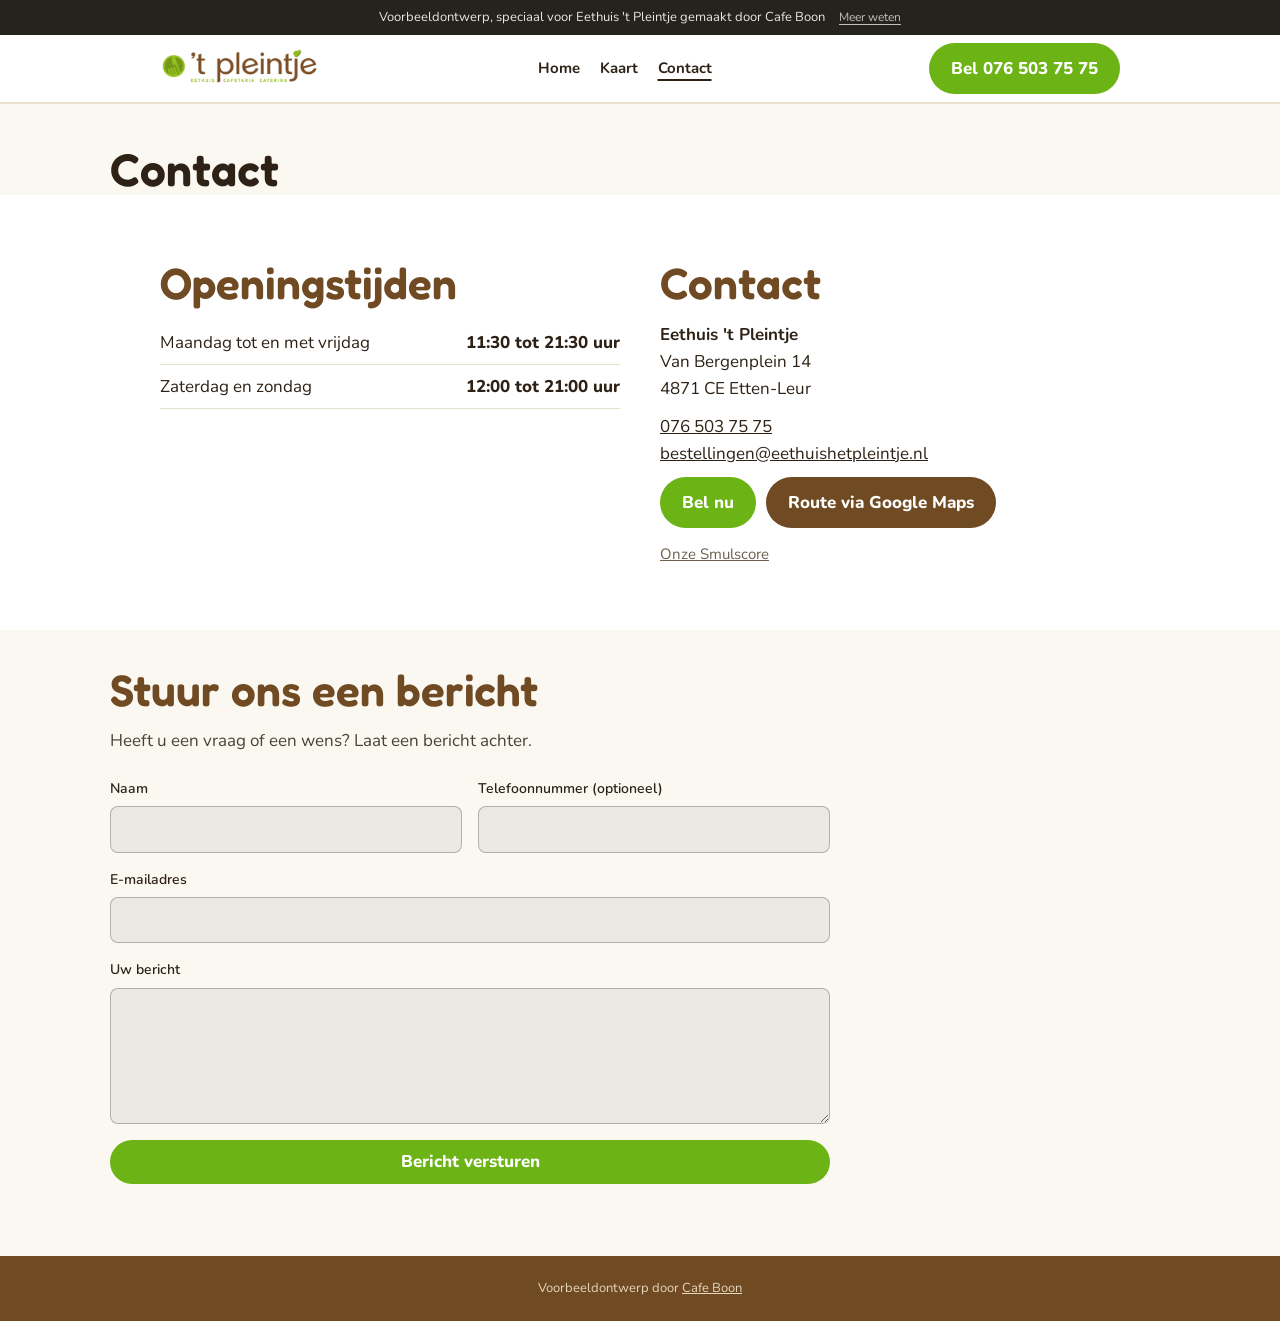
<file: contact.html>
<!doctype html>
<html lang="nl">
<head>
<meta charset="utf-8">
<meta name="viewport" content="width=device-width,initial-scale=1">
<title>Contact | Eethuis 't Pleintje</title>
<meta name="description" content="Eethuis 't Pleintje aan het Van Bergenplein in Etten-Leur. Eethuis, cafetaria en catering sinds 1988, met de complete menukaart met prijzen en de openingstijden.">
<meta name="robots" content="noindex">
<meta property="og:title" content="Eethuis 't Pleintje, Etten-Leur">
<meta property="og:description" content="Vers. Verrassend. Veelzijdig. Eethuis, cafetaria en catering aan het Van Bergenplein.">
<meta property="og:image" content="https://eethuishetpleintje.cafeboon.com/images/og.jpg">
<link rel="icon" href="images/favicon.png">
<link rel="preconnect" href="https://fonts.googleapis.com"><link rel="preconnect" href="https://fonts.gstatic.com" crossorigin>
<link href="https://fonts.googleapis.com/css2?family=Fredoka:wght@500;600&family=Nunito:wght@400;700;800&display=swap" rel="stylesheet">
<link rel="stylesheet" href="style.css">
</head>
<body>
<div class="vb-banner" role="note"><span>Voorbeeldontwerp, speciaal voor Eethuis 't Pleintje gemaakt door Cafe Boon</span><a href="https://cafeboon.com">Meer weten</a></div>
<div class="top"><div class="in"><a href="index.html"><img alt="'t Pleintje, eethuis, cafetaria, catering" height="42" src="images/logo.png" width="160"/></a>
<nav><a href="index.html">Home</a><a href="aanbod.html">Kaart</a><a aria-current="page" href="contact.html">Contact</a></nav>
<a class="btn" href="tel:+31765037575">Bel 076 503 75 75</a></div></div>
<div aria-label="Pagina's" class="sn-bar" role="navigation"><a class="sn-link" href="index.html">Home</a><a class="sn-link" href="aanbod.html">Kaart</a><a aria-current="page" class="sn-link" href="contact.html">Contact</a></div>
<div class="sn-head"><h1>Contact</h1></div>
<section class="s" id="contact" style="background:#fff"><div class="wrap two">
<div>
<h2>Openingstijden</h2>
<table>
<tr><td>Maandag tot en met vrijdag</td><td>11:30 tot 21:30 uur</td></tr>
<tr><td>Zaterdag en zondag</td><td>12:00 tot 21:00 uur</td></tr>
</table>
</div>
<div>
<h2>Contact</h2>
<p><b>Eethuis 't Pleintje</b><br/>Van Bergenplein 14<br/>4871 CE Etten-Leur</p>
<p style="margin:10px 0"><a href="tel:+31765037575">076 503 75 75</a><br/><a href="mailto:bestellingen@eethuishetpleintje.nl">bestellingen@eethuishetpleintje.nl</a></p>
<div class="btns" style="justify-content:flex-start"><a class="btn" href="tel:+31765037575">Bel nu</a><a class="btn b" href="https://www.google.com/maps/search/?api=1&amp;query=Van+Bergenplein+14+4871+CE+Etten-Leur">Route via Google Maps</a></div>
<p class="note" style="margin-top:14px"><a href="binnenkort.html">Onze Smulscore</a></p>
</div>
</div></section>
<section class="sn-formsec" id="formulier"><div class="sn-formwrap"><h2>Stuur ons een bericht</h2><p class="sn-lead">Heeft u een vraag of een wens? Laat een bericht achter.</p><form class="sn-form" id="sn-form"><div class="sn-field"><label for="naam">Naam</label><input id="naam" name="naam" type="text" required autocomplete="name"></div><div class="sn-field"><label for="tel">Telefoonnummer (optioneel)</label><input id="tel" name="tel" type="tel" autocomplete="tel"></div><div class="sn-field full"><label for="email">E-mailadres</label><input id="email" name="email" type="email" required autocomplete="email"></div><div class="sn-field full"><label for="opm">Uw bericht</label><textarea id="opm" name="opm" rows="5" required></textarea></div><div class="sn-field full"><button class="btn" type="submit">Bericht versturen</button></div></form></div></section>
<script>(function(){var f=document.getElementById('sn-form');if(!f)return;f.addEventListener('submit',function(e){e.preventDefault();if(!f.checkValidity()){f.reportValidity();return;}var d=document.createElement('div');d.className='sn-done';d.setAttribute('role','status');d.tabIndex=-1;d.innerHTML='<h2>Bedankt voor uw bericht</h2><p>Dit is een voorbeeldwebsite van Cafe Boon. Uw bericht is daarom niet verstuurd. Neem voor een echt antwoord contact op via <a href="tel:+31765037575">076 503 75 75</a>.</p>';f.parentNode.replaceChild(d,f);d.focus();});})();</script>
<footer>Voorbeeldontwerp door <a href="https://cafeboon.com">Cafe Boon</a></footer>
</body></html>
</file>
<file: style.css>
:root{--g:#6cb316;--gd:#4f8a0c;--br:#6f4a22;--cream:#fbf8f1;--ink:#2e2216}
*{box-sizing:border-box;margin:0}
html{scroll-behavior:smooth;scroll-padding-top:70px}
body{background:var(--cream);color:var(--ink);font:17px/1.6 'Nunito',system-ui,sans-serif}
img{display:block;max-width:100%}a{color:inherit}
h1,h2,h3{font-family:'Fredoka',sans-serif;font-weight:600;line-height:1.1;color:var(--br)}
.top{position:sticky;top:0;z-index:10;background:#fff;border-bottom:2px solid #e9e1cf}
.top .in{max-width:1000px;margin:auto;padding:8px 20px;display:flex;align-items:center;justify-content:space-between;gap:12px}
.top img{height:42px;width:auto}
.top nav{display:flex;gap:20px;font-weight:700;font-size:15px}.top nav a{text-decoration:none}
.btn{display:inline-block;background:var(--g);color:#fff;font-weight:800;text-decoration:none;padding:12px 22px;border-radius:999px}
.btn.b{background:var(--br)}
.hero{background:#fff;text-align:center;padding:48px 20px 0;overflow:hidden}
.hero .logo{width:min(560px,86vw);margin:0 auto 12px}
.hero h1{font-size:clamp(34px,7vw,64px);color:var(--gd);margin-bottom:12px}
.hero p{max-width:560px;margin:0 auto 24px;font-size:19px}
.btns{display:flex;gap:10px;justify-content:center;flex-wrap:wrap}
.pics{display:flex;justify-content:center;gap:10px;margin-top:40px}
.pics img{height:240px;width:auto;object-fit:cover;border-radius:14px 14px 0 0}
.open{background:var(--g);color:#fff;font-weight:800;text-align:center;padding:14px 20px}
.open span{margin:0 14px;display:inline-block}
.wrap{max-width:1000px;margin:auto;padding:0 20px}
section.s{padding:64px 0}
h2{font-size:clamp(30px,5vw,44px);margin-bottom:14px}
.two{display:grid;grid-template-columns:1fr 1fr;gap:40px}
.box{background:#fff;border:2px solid #e9e1cf;border-radius:18px;padding:26px}
.box.g{background:#f0f8e3;border-color:#cfe6a8}
.tabs{position:sticky;top:59px;z-index:9;background:var(--cream);display:flex;gap:8px;overflow-x:auto;padding:10px 20px;border-bottom:1px solid #e9e1cf;margin:0 -20px 24px;scrollbar-width:none}
.tabs a{white-space:nowrap;background:#fff;border:2px solid #e9e1cf;padding:6px 16px;border-radius:999px;text-decoration:none;font-weight:700;font-size:15px}
.cat{margin-bottom:34px}
.cat h3{font-size:28px;border-bottom:3px solid var(--g);display:inline-block;margin-bottom:8px}
.cat ul{list-style:none;padding:0;columns:2;column-gap:44px}
.cat li{display:flex;justify-content:space-between;gap:14px;padding:9px 0;border-bottom:1px dashed #d9cfb7;break-inside:avoid}
.cat li small{display:block;color:#6d5f4b;font-size:14px;line-height:1.4}
.cat li span{font-weight:800;white-space:nowrap;color:var(--gd)}
.note{font-size:15px;color:#6d5f4b;margin-top:6px}
table{width:100%;border-collapse:collapse}td{padding:8px 0;border-bottom:1px solid #e9e1cf}td:last-child{text-align:right;font-weight:800}
.keur{display:flex;gap:18px;align-items:center}.keur img{width:96px;flex:none}
footer{background:var(--br);color:#e5d6bd;text-align:center;font-size:13px;padding:22px}footer a{color:#e5d6bd}
@media(max-width:760px){.two{grid-template-columns:minmax(0,1fr)}.top nav{display:none}.cat ul{columns:1}section.s{padding:44px 0}.pics img{height:150px}.pics img:nth-child(n+4){display:none}.keur{flex-direction:column;align-items:flex-start}}
/* sitenav:start */
.sn-bar{display:none;gap:6px;overflow-x:auto;white-space:nowrap;-webkit-overflow-scrolling:touch;padding:8px 12px;background:inherit;color:inherit;font:inherit;line-height:1.2;border-bottom:1px solid rgba(128,128,128,.35);box-sizing:border-box;max-width:100%}
.sn-bar a.sn-link{flex:0 0 auto;padding:9px 15px;border-radius:999px;color:inherit;text-decoration:none;font-size:15px;font-weight:600;letter-spacing:0;text-transform:none;margin:0}
.sn-bar a.sn-link[aria-current="page"]{background:rgba(128,128,128,.2);box-shadow:inset 0 -2px 0 currentColor}
@media(max-width:760px){.sn-bar{display:flex}}
nav a[aria-current="page"]:not(.cta):not(.btn):not(.call){text-decoration:underline;text-underline-offset:6px;text-decoration-thickness:2px}
.sn-head{max-width:1100px;margin:0 auto;padding:40px 20px 0;box-sizing:border-box}
.sn-head h1{margin:0;color:inherit;font-size:clamp(30px,5vw,46px);line-height:1.1}
.sn-cards{max-width:1100px;margin:0 auto;padding:40px 20px;display:grid;grid-template-columns:repeat(auto-fit,minmax(230px,1fr));gap:16px;box-sizing:border-box}
.sn-card{display:block;padding:20px 22px;border:1px solid rgba(128,128,128,.45);border-radius:10px;background:rgba(128,128,128,.07);color:inherit;text-decoration:none;min-width:0}
.sn-card strong{display:block;font-size:1.25em;margin:0 0 6px;color:inherit}
.sn-card span{display:block;opacity:.8;font-size:.95em;line-height:1.4}
.sn-card:hover,.sn-card:focus-visible{border-color:currentColor}
/* sitenav:end */
/* voorbeeld-formulier:start */
@layer sn{.sn-form button.btn{border:0;font:inherit;cursor:pointer;line-height:1.2}}
.sn-formsec{padding:36px 0 72px}
.sn-formwrap{max-width:1100px;margin:0 auto;padding:0 20px;box-sizing:border-box}
.sn-formwrap>h2{margin:0 0 12px}
.sn-formwrap>.sn-lead,.sn-formwrap>.sn-form,.sn-formwrap>.sn-done{max-width:720px}
.sn-formwrap .sn-lead{margin:0 0 24px;opacity:.85}
.sn-form{display:grid;grid-template-columns:1fr 1fr;gap:16px}
.sn-field{display:flex;flex-direction:column;gap:6px;min-width:0;text-align:left}
.sn-field.full{grid-column:1/-1}
.sn-field label{font-size:14px;font-weight:600}
.sn-field input,.sn-field select,.sn-field textarea{font:inherit;font-size:16px;line-height:1.4;color:inherit;background:rgba(128,128,128,.12);border:1px solid rgba(128,128,128,.55);border-radius:8px;padding:11px 12px;width:100%;box-sizing:border-box;min-width:0;max-width:100%;-webkit-appearance:none;appearance:none}
.sn-field select{background-image:linear-gradient(45deg,transparent 50%,currentColor 50%),linear-gradient(135deg,currentColor 50%,transparent 50%);background-position:calc(100% - 20px) 50%,calc(100% - 15px) 50%;background-size:5px 5px;background-repeat:no-repeat;padding-right:38px}
.sn-field select option{color:#111;background:#fff}
.sn-field textarea{resize:vertical}
.sn-field input:focus,.sn-field select:focus,.sn-field textarea:focus{outline:2px solid currentColor;outline-offset:1px}
.sn-done{padding:28px;border:1px solid rgba(128,128,128,.55);border-radius:12px;background:rgba(128,128,128,.1)}
.sn-done h2{margin:0 0 10px}
.sn-done p{margin:0}
.sn-done a{text-decoration:underline;text-underline-offset:3px;font-weight:600}
.sn-formlink{padding:0 0 56px}
@media(max-width:640px){.sn-form{grid-template-columns:1fr}.sn-formsec{padding:24px 0 56px}}
/* voorbeeld-formulier:end */
/* voorbeeldbanner:start */
.vb-banner{display:flex;flex-wrap:wrap;justify-content:center;align-items:baseline;gap:2px 14px;padding:8px 16px;background:#26231f;color:#e9e6df;font-size:13px;line-height:1.45;letter-spacing:0;text-transform:none;font-weight:400;text-align:center;position:relative;z-index:1000}
.vb-banner a{color:inherit;opacity:.8;text-decoration:underline;text-underline-offset:3px;font-size:12px;font-weight:400;white-space:nowrap;letter-spacing:0;text-transform:none}
.vb-banner a:hover{opacity:1}
/* voorbeeldbanner:end */
</file>
